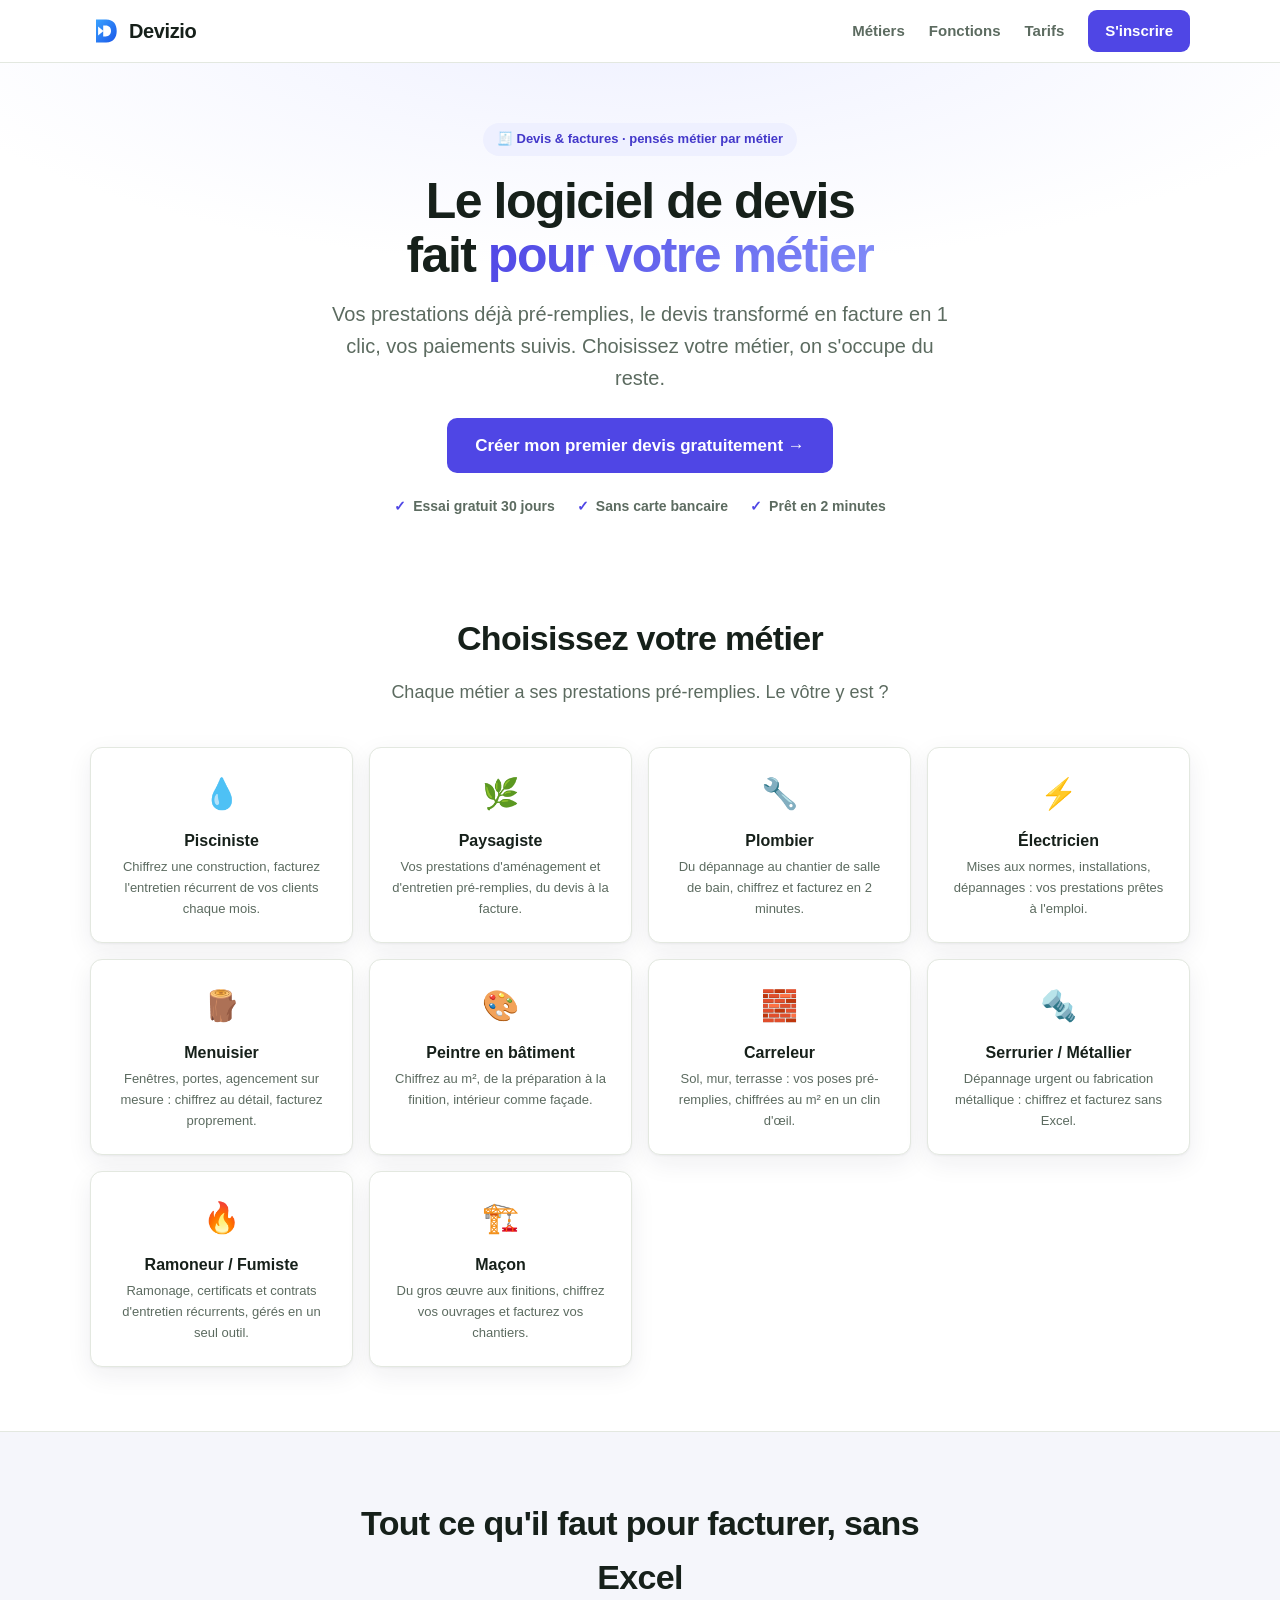
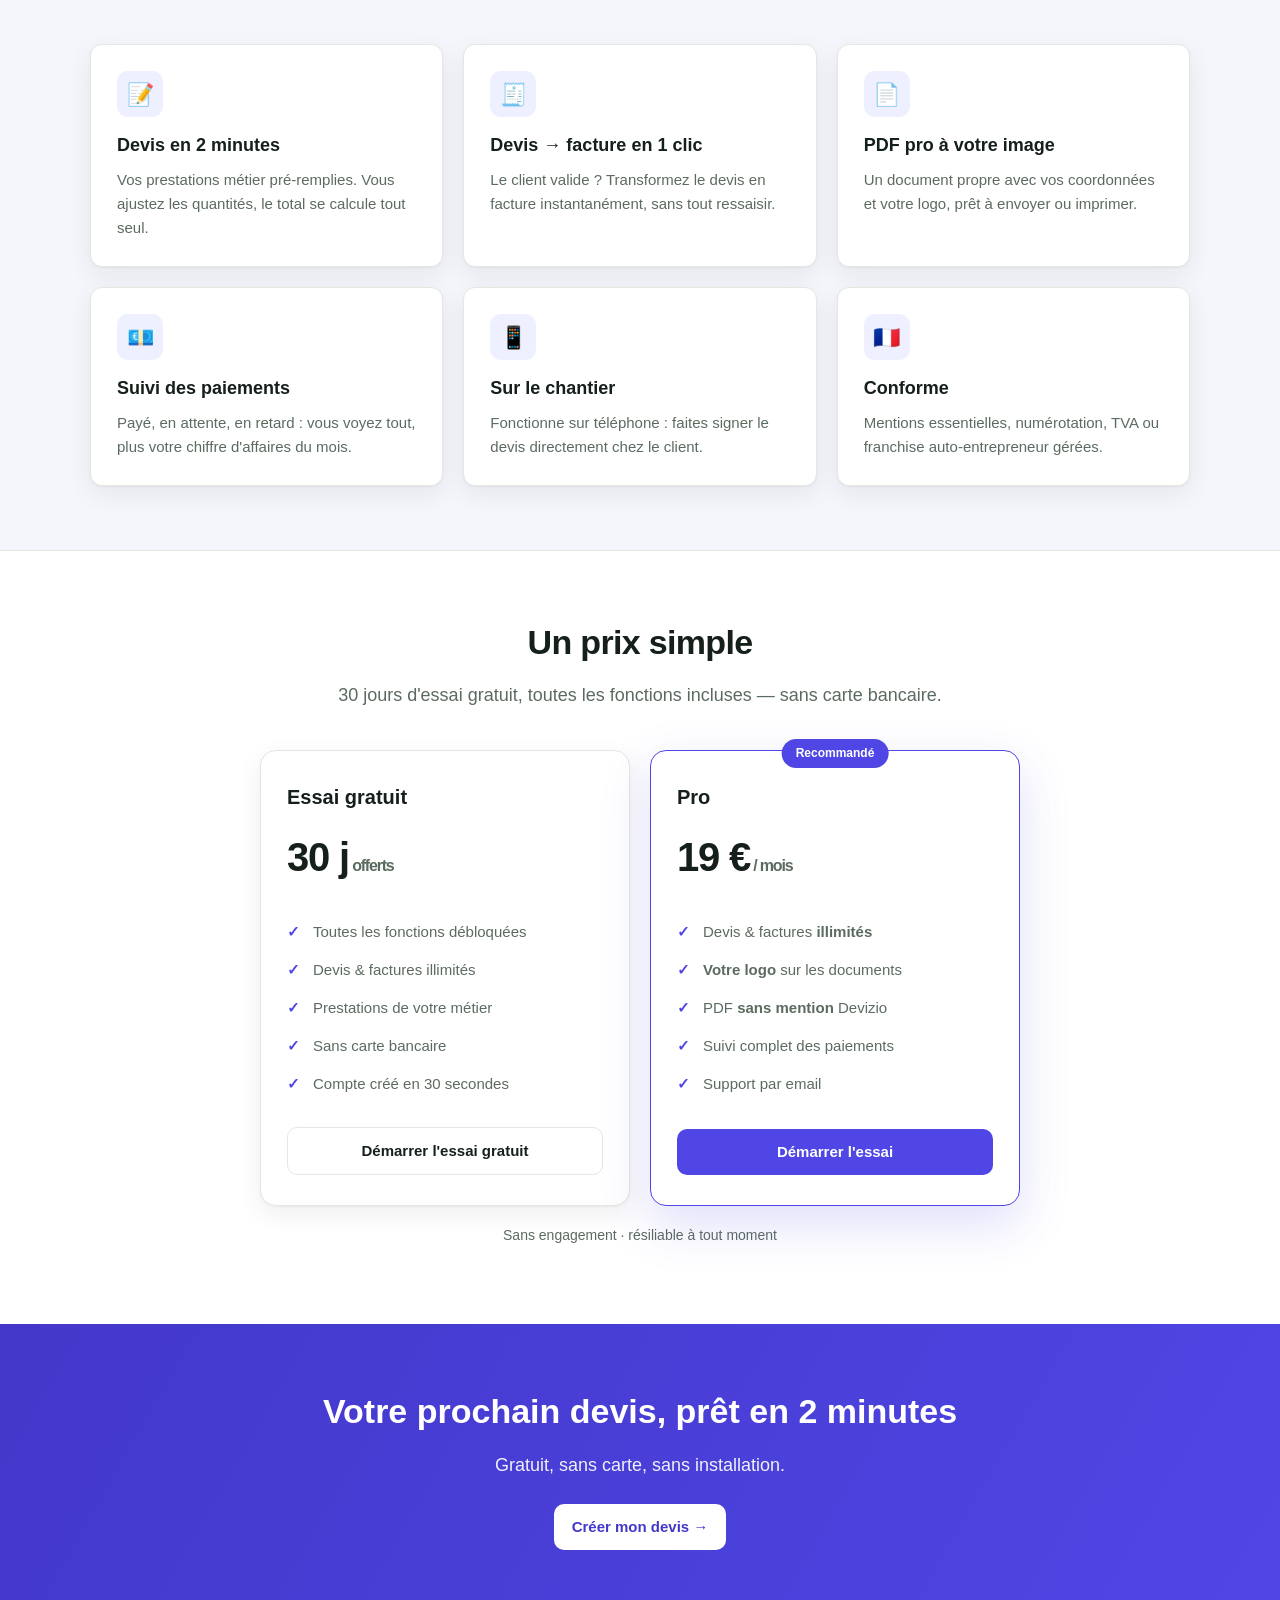
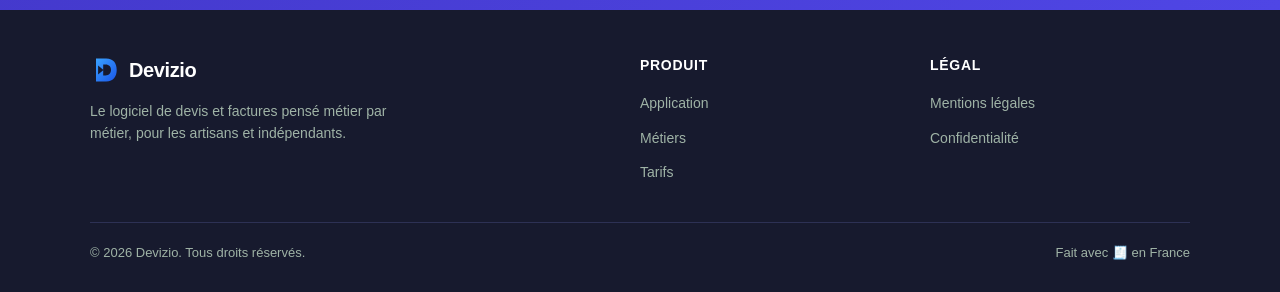
<file: index.html>
<!DOCTYPE html>
<html lang="fr">
<head>
  <meta charset="UTF-8">
  <meta name="viewport" content="width=device-width, initial-scale=1.0">
  <title>Devizio — Logiciel de devis &amp; factures pour artisans</title>
  <meta name="description" content="Le logiciel de devis et factures pensé métier par métier : pisciniste, paysagiste, plombier, électricien, menuisier… Prestations pré-remplies, devis → facture en 1 clic. Essai gratuit 30 jours, sans carte.">
  <link rel="canonical" href="https://devizio.fr/">
  <meta property="og:title" content="Devizio — Devis & factures pour artisans">
  <meta property="og:description" content="Devis et factures pensés métier par métier. Essai gratuit 30 jours.">
  <meta property="og:type" content="website">
  <link rel="icon" href="assets/img/logo.svg">
  <link rel="stylesheet" href="assets/css/style.css">
  <script type="application/ld+json">
  {"@context":"https://schema.org","@type":"SoftwareApplication","name":"Devizio","applicationCategory":"BusinessApplication","operatingSystem":"Web","offers":{"@type":"Offer","price":"0","priceCurrency":"EUR"}}
  </script>
</head>
<body>
  <header class="site-header">
    <div class="wrap">
      <a href="/" class="brand"><span class="logo-mark"><img src="assets/img/logo.svg" alt=""></span> Devizio</a>
      <button class="nav-toggle" aria-label="Menu">☰</button>
      <nav class="nav">
        <a href="#metiers">Métiers</a>
        <a href="#fonctions">Fonctions</a>
        <a href="#tarifs">Tarifs</a>
        <a href="app.html" class="btn-nav">S'inscrire</a>
      </nav>
    </div>
  </header>

  <section class="hero">
    <div class="wrap">
      <span class="eyebrow">🧾 Devis &amp; factures · pensés métier par métier</span>
      <h1>Le logiciel de devis<br>fait <span class="grad">pour votre métier</span></h1>
      <p class="lead">Vos prestations déjà pré-remplies, le devis transformé en facture en 1 clic, vos paiements suivis. Choisissez votre métier, on s'occupe du reste.</p>
      <div class="cta-row">
        <a href="app.html" class="btn btn-primary" style="font-size:17px;padding:14px 28px">Créer mon premier devis gratuitement →</a>
      </div>
      <div class="trust">
        <span><span class="ok">✓</span> Essai gratuit 30 jours</span>
        <span><span class="ok">✓</span> Sans carte bancaire</span>
        <span><span class="ok">✓</span> Prêt en 2 minutes</span>
      </div>
    </div>
  </section>

  <section class="block" id="metiers">
    <div class="wrap">
      <div class="section-head">
        <h2>Choisissez votre métier</h2>
        <p>Chaque métier a ses prestations pré-remplies. Le vôtre y est ?</p>
      </div>
      <div class="usecases" id="trade-grid"></div>
    </div>
  </section>

  <section class="block alt" id="fonctions">
    <div class="wrap">
      <div class="section-head">
        <h2>Tout ce qu'il faut pour facturer, sans Excel</h2>
      </div>
      <div class="cards">
        <div class="card"><div class="ico">📝</div><h3>Devis en 2 minutes</h3><p>Vos prestations métier pré-remplies. Vous ajustez les quantités, le total se calcule tout seul.</p></div>
        <div class="card"><div class="ico">🧾</div><h3>Devis → facture en 1 clic</h3><p>Le client valide ? Transformez le devis en facture instantanément, sans tout ressaisir.</p></div>
        <div class="card"><div class="ico">📄</div><h3>PDF pro à votre image</h3><p>Un document propre avec vos coordonnées et votre logo, prêt à envoyer ou imprimer.</p></div>
        <div class="card"><div class="ico">💶</div><h3>Suivi des paiements</h3><p>Payé, en attente, en retard : vous voyez tout, plus votre chiffre d'affaires du mois.</p></div>
        <div class="card"><div class="ico">📱</div><h3>Sur le chantier</h3><p>Fonctionne sur téléphone : faites signer le devis directement chez le client.</p></div>
        <div class="card"><div class="ico">🇫🇷</div><h3>Conforme</h3><p>Mentions essentielles, numérotation, TVA ou franchise auto-entrepreneur gérées.</p></div>
      </div>
    </div>
  </section>

  <section class="block" id="tarifs">
    <div class="wrap">
      <div class="section-head">
        <h2>Un prix simple</h2>
        <p>30 jours d'essai gratuit, toutes les fonctions incluses — sans carte bancaire.</p>
      </div>
      <div class="pricing">
        <div class="plan">
          <h3>Essai gratuit</h3>
          <div class="price">30 j<small> offerts</small></div>
          <ul>
            <li>Toutes les fonctions débloquées</li>
            <li>Devis &amp; factures illimités</li>
            <li>Prestations de votre métier</li>
            <li>Sans carte bancaire</li>
            <li>Compte créé en 30 secondes</li>
          </ul>
          <a href="app.html" class="btn btn-ghost btn-block">Démarrer l'essai gratuit</a>
        </div>
        <div class="plan featured">
          <span class="badge">Recommandé</span>
          <h3>Pro</h3>
          <div class="price">19 €<small> / mois</small></div>
          <ul>
            <li>Devis &amp; factures <strong>illimités</strong></li>
            <li><strong>Votre logo</strong> sur les documents</li>
            <li>PDF <strong>sans mention</strong> Devizio</li>
            <li>Suivi complet des paiements</li>
            <li>Support par email</li>
          </ul>
          <a href="app.html" class="btn btn-primary btn-block">Démarrer l'essai</a>
        </div>
      </div>
      <p style="text-align:center;color:var(--text-soft);font-size:14px;margin-top:18px">Sans engagement · résiliable à tout moment</p>
    </div>
  </section>

  <section class="cta-band">
    <div class="wrap">
      <h2>Votre prochain devis, prêt en 2 minutes</h2>
      <p>Gratuit, sans carte, sans installation.</p>
      <a href="app.html" class="btn">Créer mon devis →</a>
    </div>
  </section>

  <footer class="site-footer">
    <div class="wrap">
      <div class="footer-grid">
        <div>
          <div class="brand"><span class="logo-mark"><img src="assets/img/logo.svg" alt=""></span> Devizio</div>
          <p style="font-size:14px;max-width:300px">Le logiciel de devis et factures pensé métier par métier, pour les artisans et indépendants.</p>
        </div>
        <div>
          <h4>Produit</h4>
          <ul>
            <li><a href="app.html">Application</a></li>
            <li><a href="#metiers">Métiers</a></li>
            <li><a href="#tarifs">Tarifs</a></li>
          </ul>
        </div>
        <div>
          <h4>Légal</h4>
          <ul>
            <li><a href="mentions-legales.html">Mentions légales</a></li>
            <li><a href="confidentialite.html">Confidentialité</a></li>
          </ul>
        </div>
      </div>
      <div class="footer-bottom">
        <span>© <span id="year"></span> Devizio. Tous droits réservés.</span>
        <span>Fait avec 🧾 en France</span>
      </div>
    </div>
  </footer>

  <script src="assets/js/trades.js"></script>
  <script>
    document.getElementById("year").textContent = new Date().getFullYear();
    var t = document.querySelector(".nav-toggle"); if (t) t.addEventListener("click", function(){ document.querySelector(".nav").classList.toggle("open"); });
    // grille des métiers
    (function(){
      var g = document.getElementById("trade-grid");
      (window.TRADE_ORDER || []).forEach(function(k){
        var tr = window.TRADES[k];
        var a = document.createElement("a");
        a.className = "usecase"; a.href = "metier.html?m=" + k;
        a.innerHTML = '<div class="emoji">' + tr.emoji + '</div><h3>' + tr.name + '</h3><p>' + tr.sub + '</p>';
        g.appendChild(a);
      });
    })();
    // suivi entonnoir
    try { fetch("https://piscineo-api.onrender.com/api/track", { method:"POST", headers:{"Content-Type":"application/json"}, body:JSON.stringify({event:"home"}), keepalive:true }); } catch(e){}
  </script>
</body>
</html>
</file>
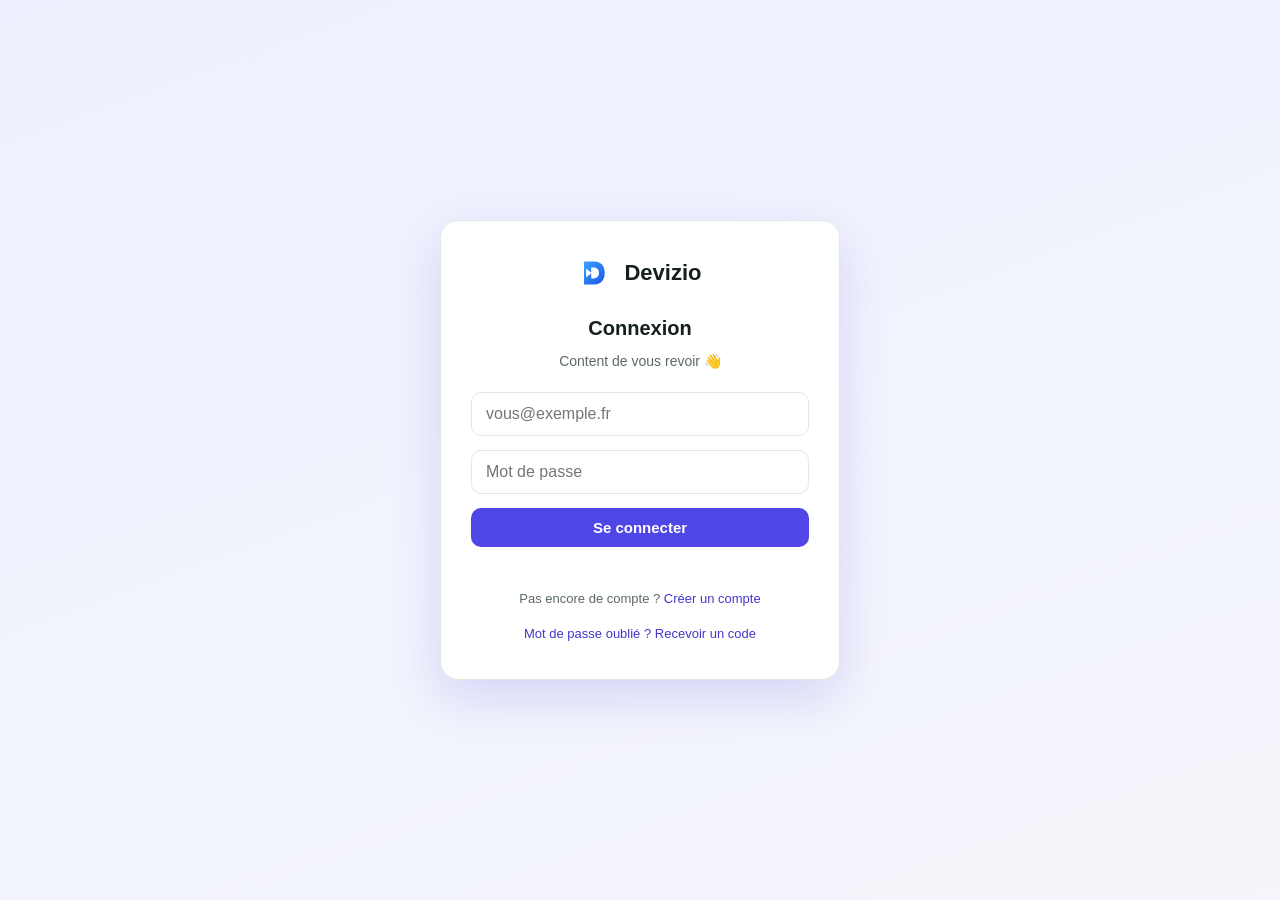
<file: app.html>
<!DOCTYPE html>
<html lang="fr">
<head>
  <meta charset="UTF-8">
  <meta name="viewport" content="width=device-width, initial-scale=1.0">
  <title>Mon espace — Devizio</title>
  <meta name="robots" content="noindex">
  <link rel="icon" href="assets/img/logo.svg">
  <link rel="stylesheet" href="assets/css/style.css">
</head>
<body class="locked">
  <div id="auth-root"></div>
  <div class="app-shell">
    <aside class="sidebar no-print">
      <a href="index.html" class="brand"><span class="logo-mark"><img src="assets/img/logo.svg" alt=""></span> Devizio</a>
      <ul class="side-nav">
        <li><a href="#dashboard"><span class="ic">📊</span> Tableau de bord</a></li>
        <li><a href="#devis"><span class="ic">📝</span> Devis</a></li>
        <li><a href="#factures"><span class="ic">🧾</span> Factures</a></li>
        <li><a href="#clients"><span class="ic">👥</span> Clients</a></li>
        <li><a href="#settings"><span class="ic">⚙️</span> Réglages</a></li>
      </ul>
      <div class="side-foot">
        <span id="plan-tag" class="plan-tag free">Plan Gratuit</span>
      </div>
    </aside>
    <main class="main">
      <div id="view"></div>
    </main>
  </div>
  <script src="assets/js/auth.js"></script>
  <script src="assets/js/trades.js"></script>
  <script src="assets/js/app.js"></script>
</body>
</html>
</file>
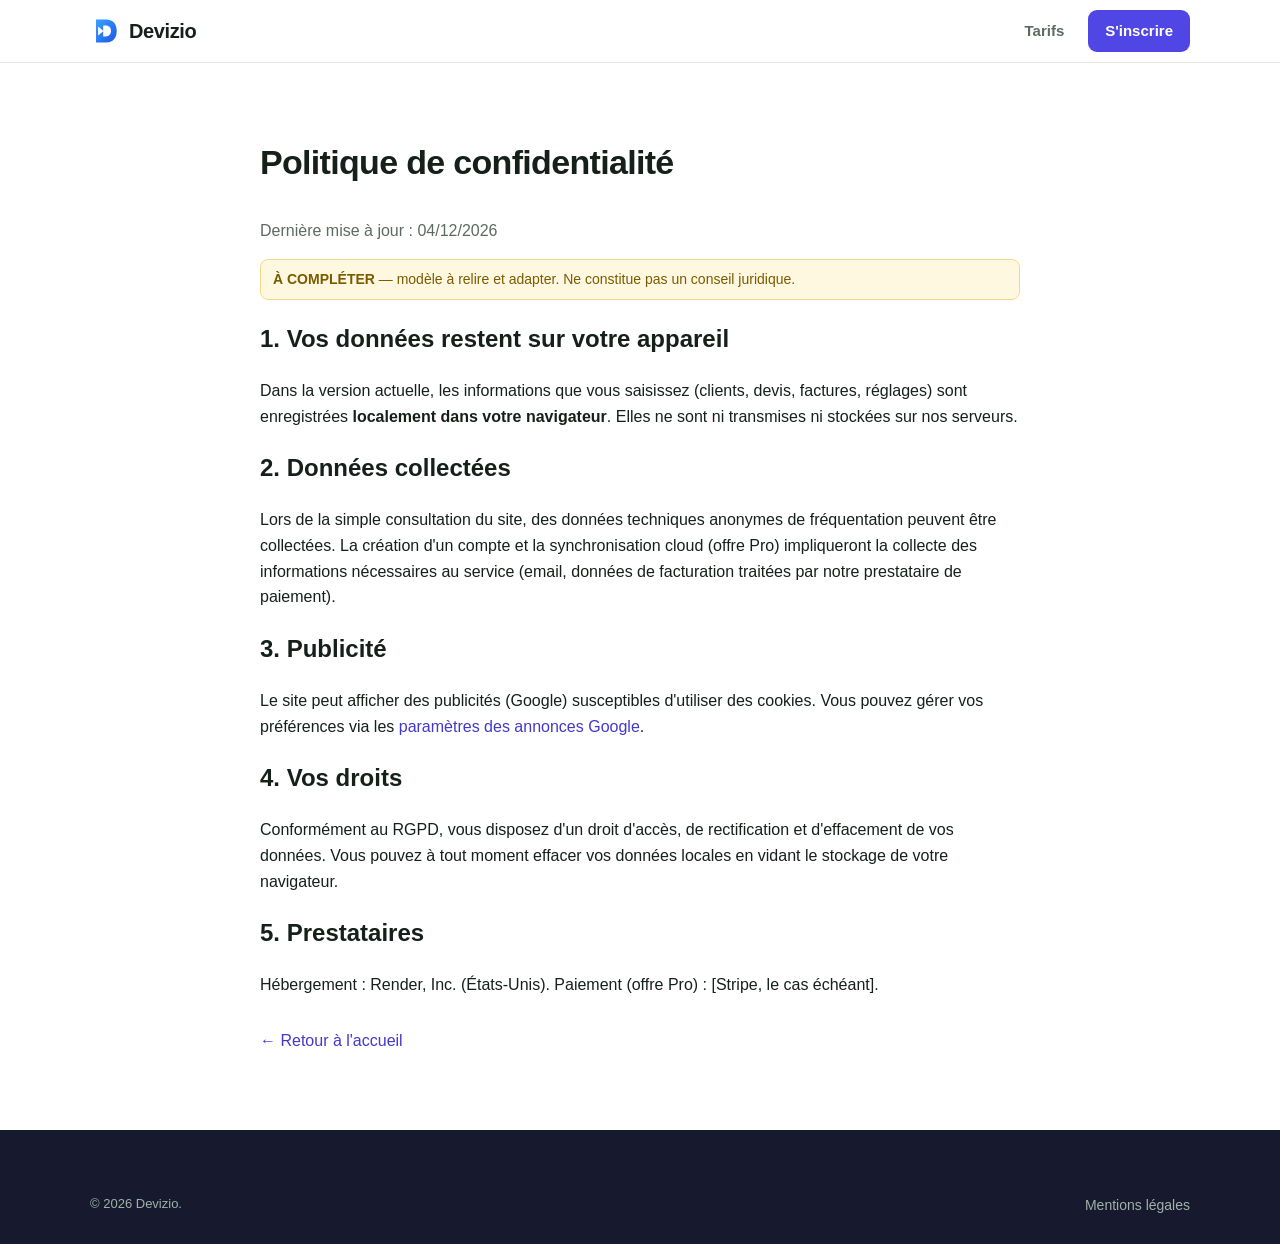
<file: confidentialite.html>
<!DOCTYPE html>
<html lang="fr">
<head>
  <meta charset="UTF-8">
  <meta name="viewport" content="width=device-width, initial-scale=1.0">
  <title>Politique de confidentialité | Devizio</title>
  <meta name="robots" content="noindex">
  <link rel="icon" href="assets/img/logo.svg">
  <link rel="stylesheet" href="assets/css/style.css">
</head>
<body>
  <header class="site-header"><div class="wrap"><a href="index.html" class="brand"><span class="logo-mark"><img src="assets/img/logo.svg" alt=""></span> Devizio</a>
    <nav class="nav"><a href="index.html#tarifs">Tarifs</a><a href="app.html" class="btn-nav">S'inscrire</a></nav></div></header>
  <main class="wrap"><article style="max-width:760px;margin:0 auto;padding:44px 0 60px">
    <h1 style="font-size:34px;letter-spacing:-.02em">Politique de confidentialité</h1>
    <p style="color:var(--text-soft)">Dernière mise à jour : <span id="today"></span></p>
    <p style="background:#fff8e1;border:1px solid #f2d98a;color:#7a5b00;border-radius:8px;padding:8px 12px;font-size:14px"><strong>À COMPLÉTER</strong> — modèle à relire et adapter. Ne constitue pas un conseil juridique.</p>
    <h2>1. Vos données restent sur votre appareil</h2>
    <p>Dans la version actuelle, les informations que vous saisissez (clients, devis, factures, réglages) sont enregistrées <strong>localement dans votre navigateur</strong>. Elles ne sont ni transmises ni stockées sur nos serveurs.</p>
    <h2>2. Données collectées</h2>
    <p>Lors de la simple consultation du site, des données techniques anonymes de fréquentation peuvent être collectées. La création d'un compte et la synchronisation cloud (offre Pro) impliqueront la collecte des informations nécessaires au service (email, données de facturation traitées par notre prestataire de paiement).</p>
    <h2>3. Publicité</h2>
    <p>Le site peut afficher des publicités (Google) susceptibles d'utiliser des cookies. Vous pouvez gérer vos préférences via les <a href="https://adssettings.google.com" target="_blank" rel="noopener">paramètres des annonces Google</a>.</p>
    <h2>4. Vos droits</h2>
    <p>Conformément au RGPD, vous disposez d'un droit d'accès, de rectification et d'effacement de vos données. Vous pouvez à tout moment effacer vos données locales en vidant le stockage de votre navigateur.</p>
    <h2>5. Prestataires</h2>
    <p>Hébergement : Render, Inc. (États-Unis). Paiement (offre Pro) : [Stripe, le cas échéant].</p>
    <p style="margin-top:30px"><a href="index.html">← Retour à l'accueil</a></p>
  </article></main>
  <footer class="site-footer"><div class="wrap"><div class="footer-bottom" style="border:0"><span>© <span id="year"></span> Devizio.</span><span><a href="mentions-legales.html">Mentions légales</a></span></div></div></footer>
  <script>document.getElementById("year").textContent=new Date().getFullYear();document.getElementById("today").textContent=new Date().toLocaleDateString("fr-FR");</script>
</body>
</html>
</file>
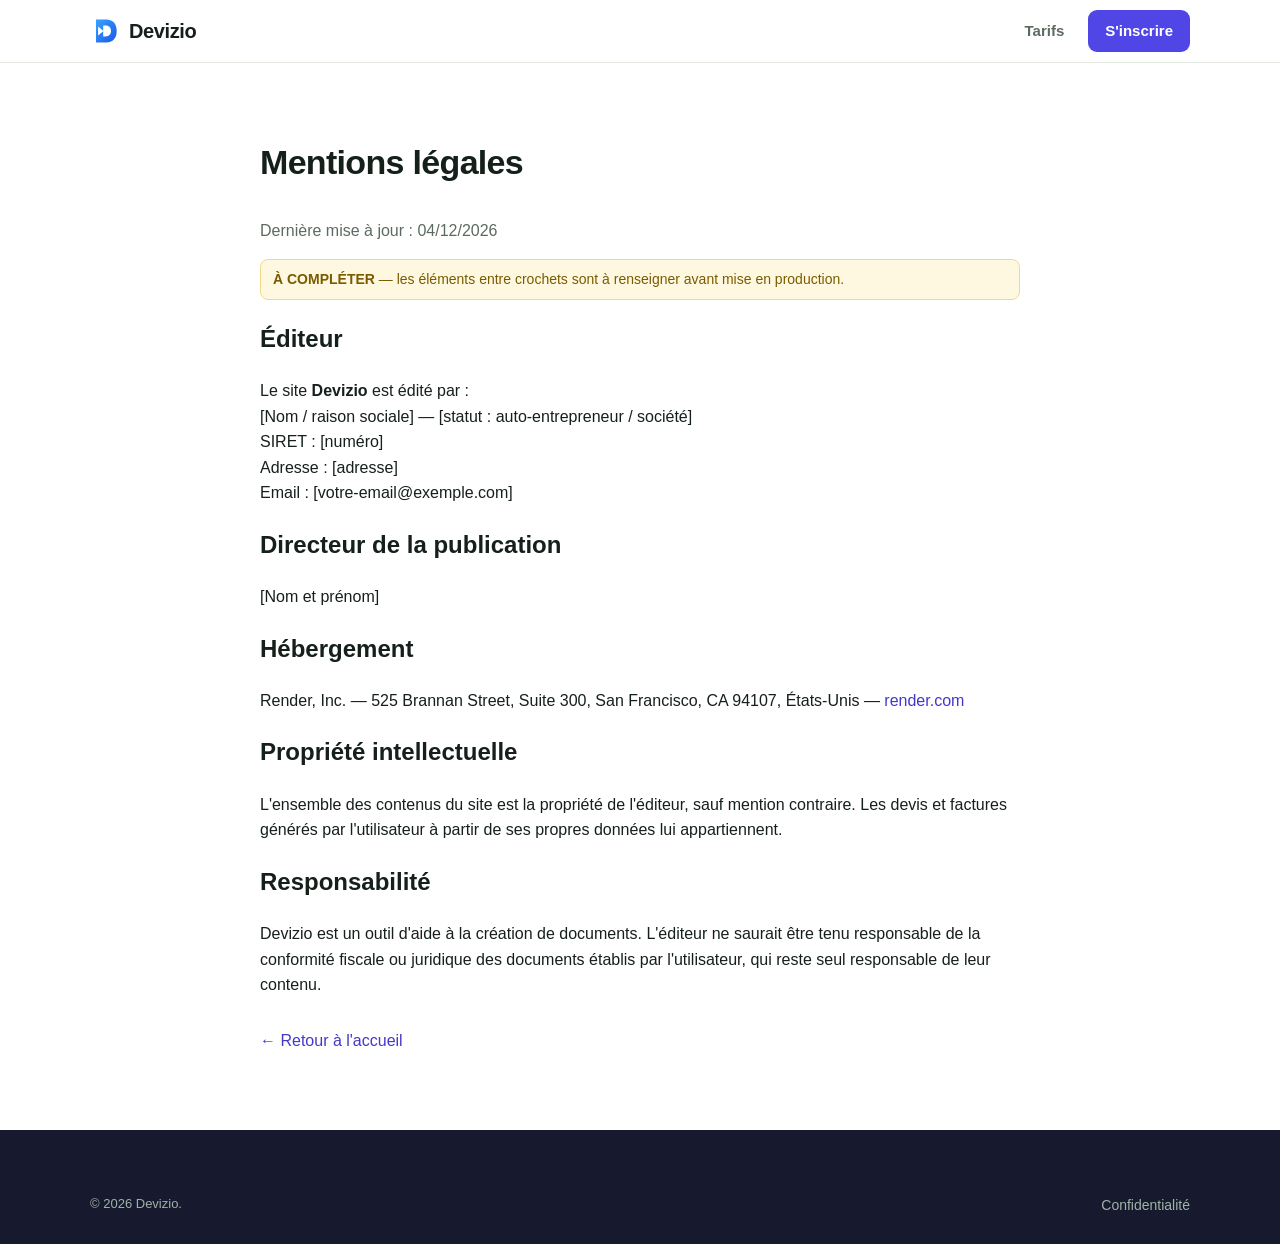
<file: mentions-legales.html>
<!DOCTYPE html>
<html lang="fr">
<head>
  <meta charset="UTF-8">
  <meta name="viewport" content="width=device-width, initial-scale=1.0">
  <title>Mentions légales | Devizio</title>
  <meta name="robots" content="noindex">
  <link rel="icon" href="assets/img/logo.svg">
  <link rel="stylesheet" href="assets/css/style.css">
</head>
<body>
  <header class="site-header"><div class="wrap"><a href="index.html" class="brand"><span class="logo-mark"><img src="assets/img/logo.svg" alt=""></span> Devizio</a>
    <nav class="nav"><a href="index.html#tarifs">Tarifs</a><a href="app.html" class="btn-nav">S'inscrire</a></nav></div></header>
  <main class="wrap"><article style="max-width:760px;margin:0 auto;padding:44px 0 60px">
    <h1 style="font-size:34px;letter-spacing:-.02em">Mentions légales</h1>
    <p style="color:var(--text-soft)">Dernière mise à jour : <span id="today"></span></p>
    <p style="background:#fff8e1;border:1px solid #f2d98a;color:#7a5b00;border-radius:8px;padding:8px 12px;font-size:14px"><strong>À COMPLÉTER</strong> — les éléments entre crochets sont à renseigner avant mise en production.</p>
    <h2>Éditeur</h2>
    <p>Le site <strong>Devizio</strong> est édité par :<br>[Nom / raison sociale] — [statut : auto-entrepreneur / société]<br>SIRET : [numéro]<br>Adresse : [adresse]<br>Email : [votre-email@exemple.com]</p>
    <h2>Directeur de la publication</h2>
    <p>[Nom et prénom]</p>
    <h2>Hébergement</h2>
    <p>Render, Inc. — 525 Brannan Street, Suite 300, San Francisco, CA 94107, États-Unis — <a href="https://render.com" target="_blank" rel="noopener">render.com</a></p>
    <h2>Propriété intellectuelle</h2>
    <p>L'ensemble des contenus du site est la propriété de l'éditeur, sauf mention contraire. Les devis et factures générés par l'utilisateur à partir de ses propres données lui appartiennent.</p>
    <h2>Responsabilité</h2>
    <p>Devizio est un outil d'aide à la création de documents. L'éditeur ne saurait être tenu responsable de la conformité fiscale ou juridique des documents établis par l'utilisateur, qui reste seul responsable de leur contenu.</p>
    <p style="margin-top:30px"><a href="index.html">← Retour à l'accueil</a></p>
  </article></main>
  <footer class="site-footer"><div class="wrap"><div class="footer-bottom" style="border:0"><span>© <span id="year"></span> Devizio.</span><span><a href="confidentialite.html">Confidentialité</a></span></div></div></footer>
  <script>document.getElementById("year").textContent=new Date().getFullYear();document.getElementById("today").textContent=new Date().toLocaleDateString("fr-FR");</script>
</body>
</html>
</file>
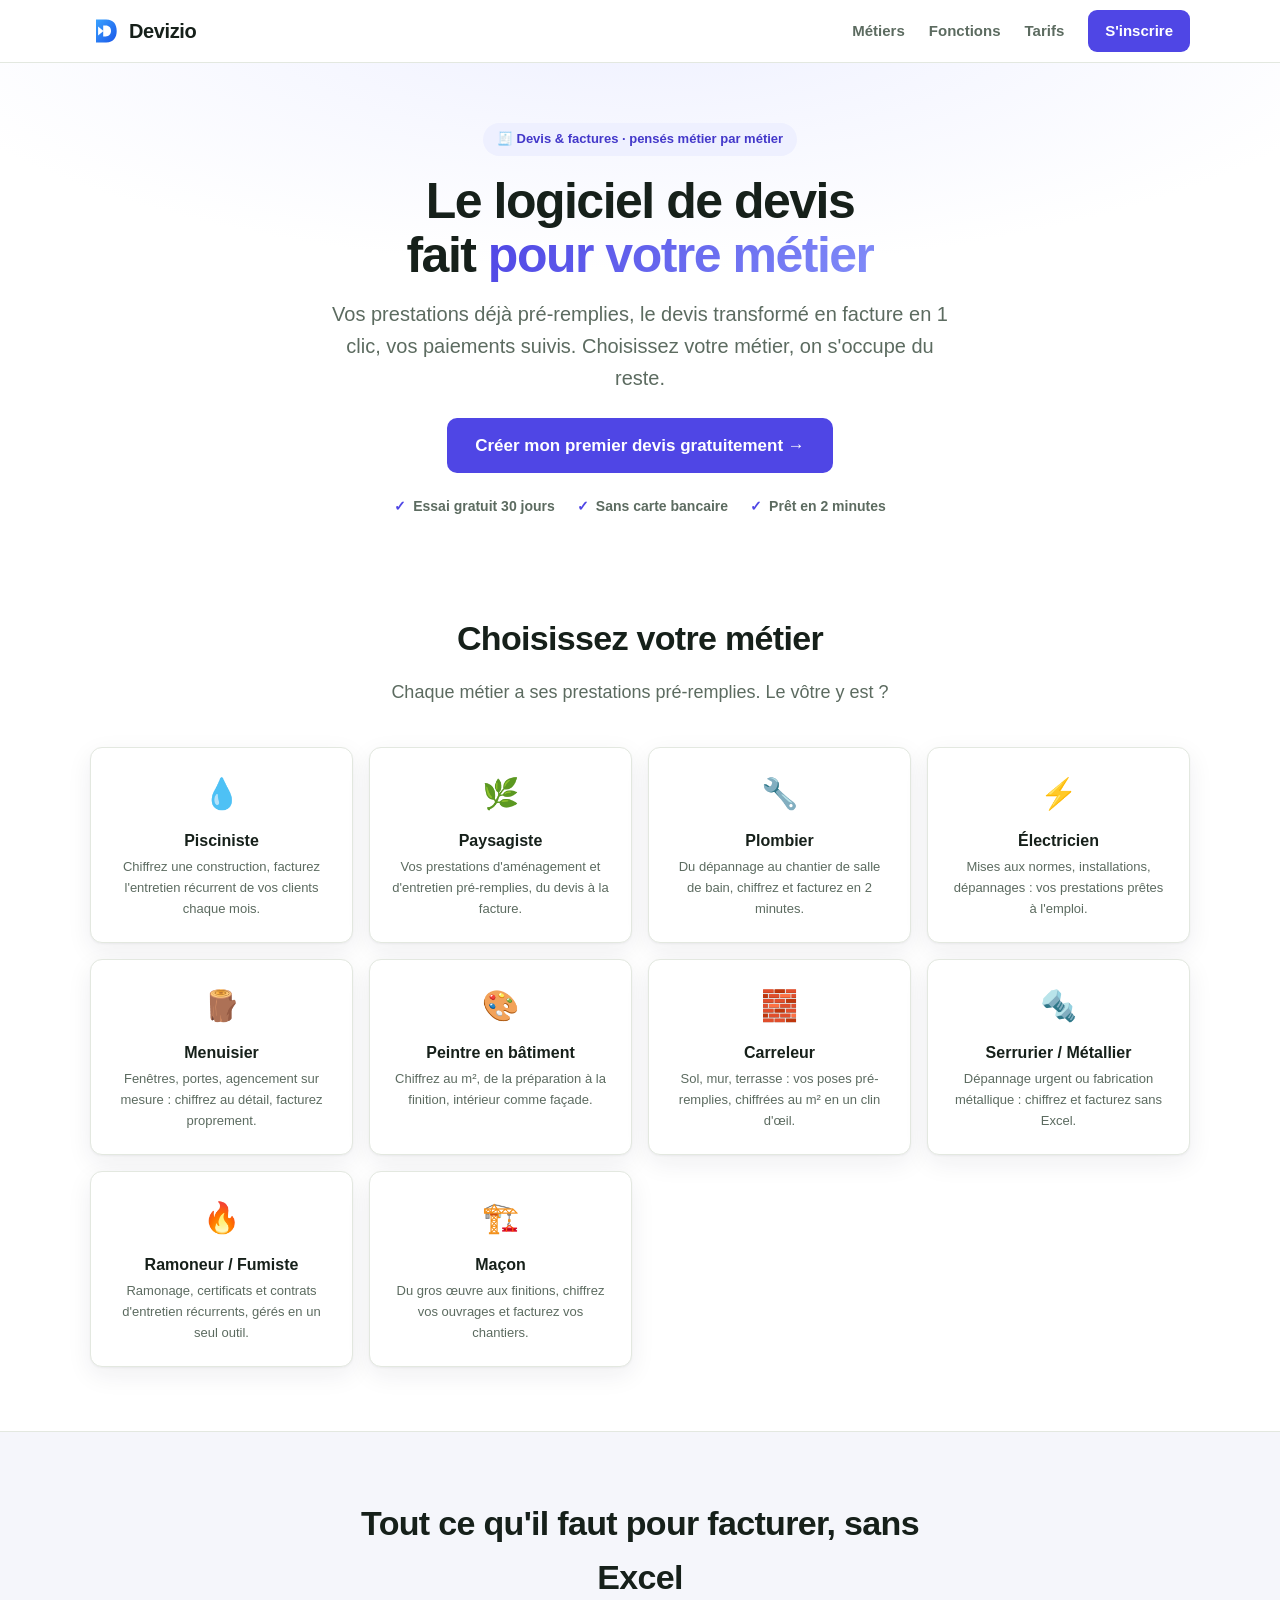
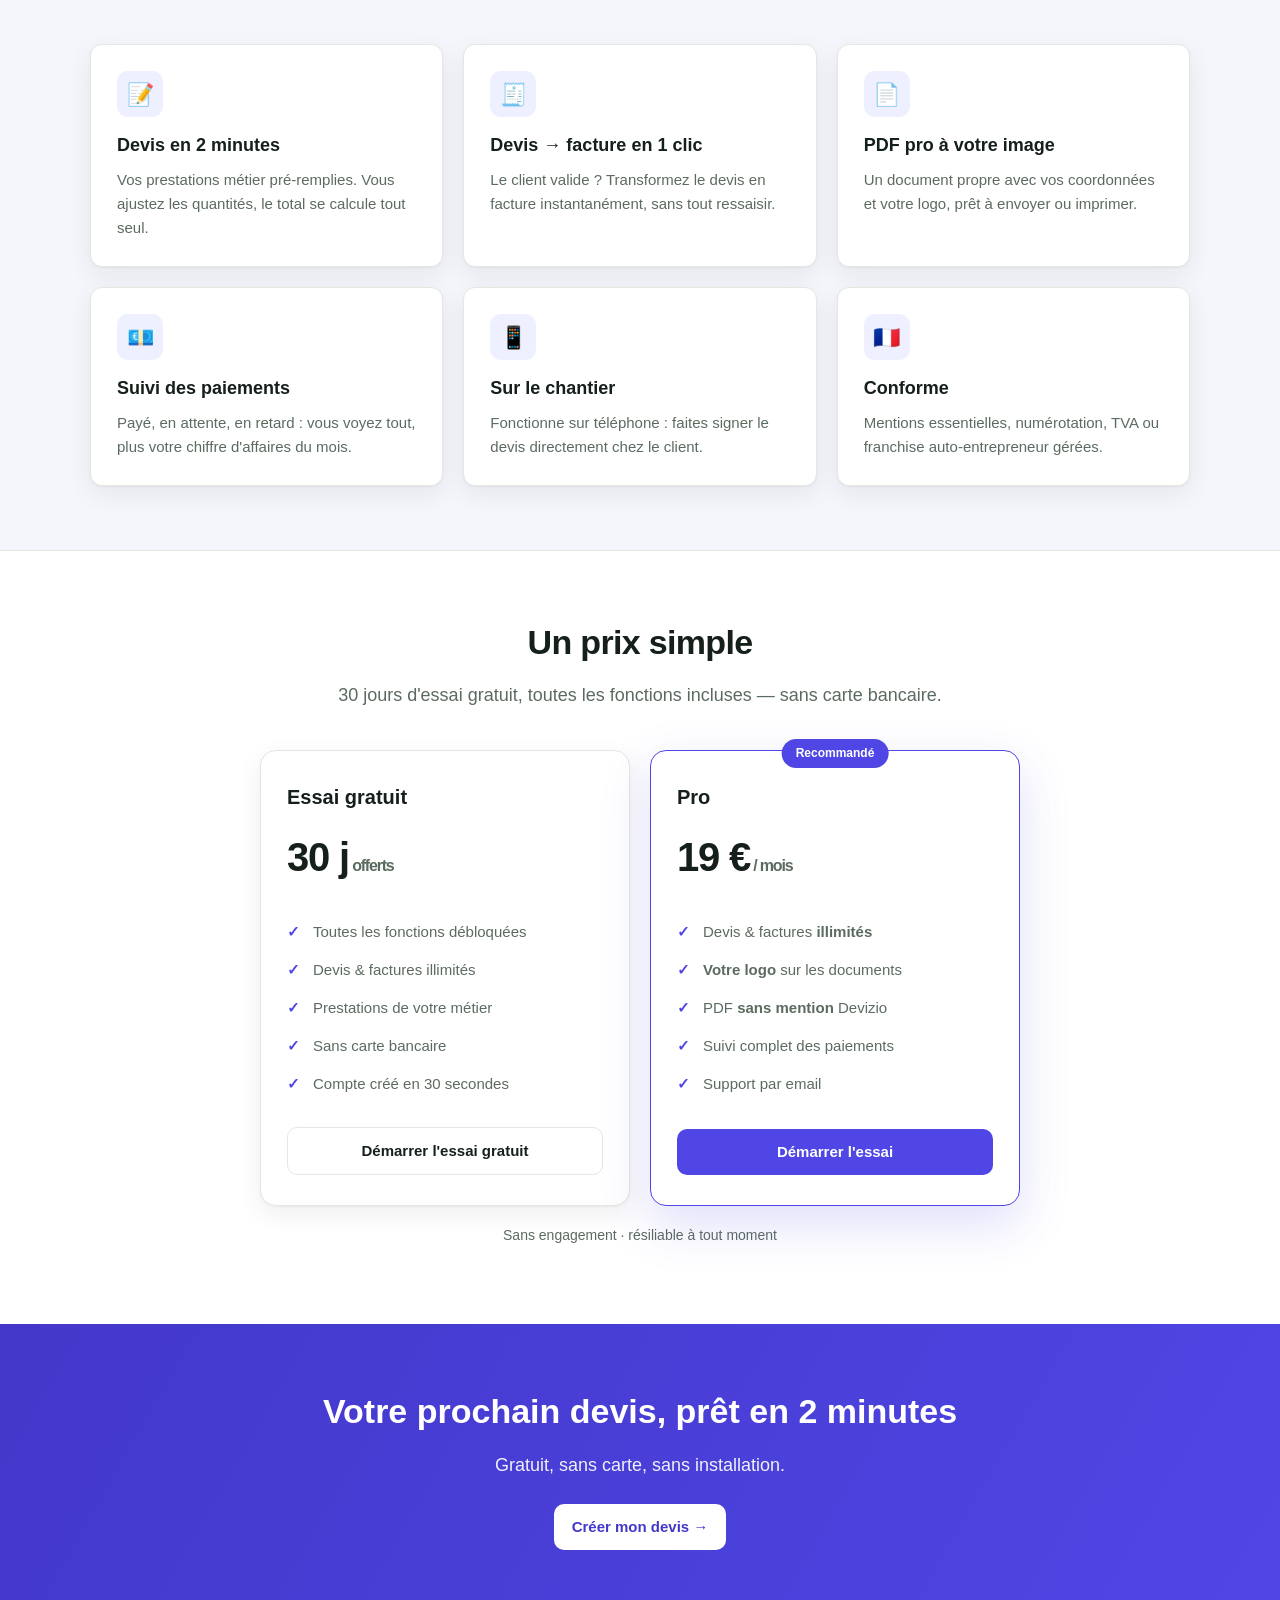
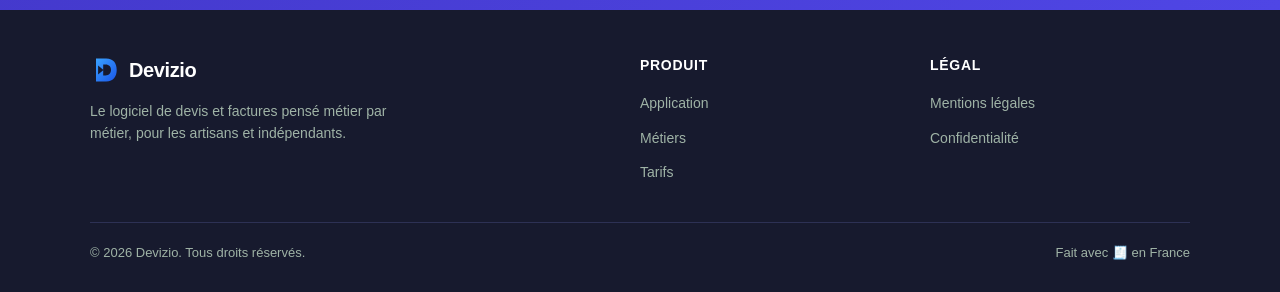
<file: metier.html>
<!DOCTYPE html>
<html lang="fr">
<head>
  <meta charset="UTF-8">
  <meta name="viewport" content="width=device-width, initial-scale=1.0">
  <title>Devizio — Logiciel de devis &amp; factures</title>
  <meta name="description" content="Logiciel de devis et factures avec prestations pré-remplies pour votre métier. Devis → facture en 1 clic. Essai gratuit 30 jours, sans carte.">
  <link rel="icon" href="assets/img/logo.svg">
  <link rel="stylesheet" href="assets/css/style.css">
</head>
<body>
  <header class="site-header">
    <div class="wrap">
      <a href="index.html" class="brand"><span class="logo-mark"><img src="assets/img/logo.svg" alt=""></span> Devizio</a>
      <button class="nav-toggle" aria-label="Menu">☰</button>
      <nav class="nav">
        <a href="index.html#metiers">Autres métiers</a>
        <a href="index.html#tarifs">Tarifs</a>
        <a href="#" id="nav-cta" class="btn-nav">S'inscrire</a>
      </nav>
    </div>
  </header>

  <section class="hero">
    <div class="wrap">
      <span class="eyebrow" id="eyebrow">🧾 Spécial métier</span>
      <h1 id="hero-title">Devis &amp; factures</h1>
      <p class="lead" id="hero-sub">Vos prestations pré-remplies, du devis à la facture.</p>
      <div class="cta-row">
        <a href="#" id="hero-cta" class="btn btn-primary" style="font-size:17px;padding:14px 28px">Créer mon premier devis gratuitement →</a>
      </div>
      <div class="trust">
        <span><span class="ok">✓</span> Essai gratuit 30 jours</span>
        <span><span class="ok">✓</span> Sans carte bancaire</span>
        <span><span class="ok">✓</span> Prêt en 2 minutes</span>
      </div>
    </div>
  </section>

  <section class="block">
    <div class="wrap">
      <div class="section-head"><h2 id="presets-title">Vos prestations, déjà prêtes</h2><p>Plus besoin de tout retaper à chaque devis.</p></div>
      <div id="preset-chips" style="display:flex;flex-wrap:wrap;gap:10px;justify-content:center;max-width:760px;margin:0 auto"></div>
    </div>
  </section>

  <section class="block alt">
    <div class="wrap">
      <div class="section-head"><h2>3 étapes, et vous facturez</h2></div>
      <div class="cards">
        <div class="card"><div class="ico">1</div><h3>Ajoutez votre client</h3><p>Une fois, et il est enregistré pour la prochaine fois.</p></div>
        <div class="card"><div class="ico">2</div><h3>Composez le devis</h3><p>Vos prestations pré-remplies, les quantités, la TVA. Le total se calcule seul.</p></div>
        <div class="card"><div class="ico">3</div><h3>Envoyez &amp; encaissez</h3><p>Téléchargez le PDF, envoyez-le, suivez le paiement.</p></div>
      </div>
      <div style="text-align:center;margin-top:34px"><a href="#" id="mid-cta" class="btn btn-primary" style="font-size:17px;padding:14px 28px">Essayer gratuitement →</a></div>
    </div>
  </section>

  <section class="cta-band">
    <div class="wrap">
      <h2>Votre prochain devis, prêt en 2 minutes</h2>
      <p>Gratuit, sans carte, sans installation.</p>
      <a href="#" id="bottom-cta" class="btn">Créer mon devis →</a>
    </div>
  </section>

  <footer class="site-footer">
    <div class="wrap">
      <div class="footer-bottom" style="border:0">
        <span>© <span id="year"></span> Devizio. Tous droits réservés.</span>
        <span><a href="index.html">Retour à l'accueil</a></span>
      </div>
    </div>
  </footer>

  <script src="assets/js/trades.js"></script>
  <script>
    document.getElementById("year").textContent = new Date().getFullYear();
    var t = document.querySelector(".nav-toggle"); if (t) t.addEventListener("click", function(){ document.querySelector(".nav").classList.toggle("open"); });

    var m = new URLSearchParams(location.search).get("m");
    var trade = window.TRADES && window.TRADES[m];
    if (!trade) { location.replace("index.html"); }
    else {
      document.title = "Devizio — " + trade.tagline;
      document.getElementById("eyebrow").textContent = trade.emoji + " Spécial " + trade.name.toLowerCase();
      document.getElementById("hero-title").innerHTML = trade.tagline.replace(trade.name.toLowerCase() + "s", '<span class="grad">' + trade.name.toLowerCase() + 's</span>');
      document.getElementById("hero-sub").textContent = trade.sub;
      document.getElementById("presets-title").textContent = "Vos prestations de " + trade.name.toLowerCase() + ", déjà prêtes";
      var chips = document.getElementById("preset-chips");
      trade.presets.slice(0, 12).forEach(function(p){
        var s = document.createElement("span");
        s.textContent = p;
        s.style.cssText = "background:var(--green-soft);color:var(--green-dark);border:1px solid var(--border);padding:8px 14px;border-radius:999px;font-size:14px;font-weight:600";
        chips.appendChild(s);
      });
      // CTA : mémorise le métier puis va à l'app
      function goApp(e){ e.preventDefault(); try{ localStorage.setItem("devizio_trade", m); }catch(err){} location.href = "app.html"; }
      ["hero-cta","mid-cta","bottom-cta","nav-cta"].forEach(function(id){ var el=document.getElementById(id); if(el) el.addEventListener("click", goApp); });
    }
    // suivi entonnoir (une visite du site)
    try { fetch("https://piscineo-api.onrender.com/api/track", { method:"POST", headers:{"Content-Type":"application/json"}, body:JSON.stringify({event:"home"}), keepalive:true }); } catch(e){}
  </script>
</body>
</html>
</file>
<file: assets/css/style.css>
/* Jardévis — devis & factures pour paysagistes. Vanilla CSS. */

:root {
  --bg: #ffffff;
  --bg-soft: #f5f6fb;
  --bg-card: #ffffff;
  --border: #e3e8e0;
  --text: #16201a;
  --text-soft: #5c6b60;
  --green: #4f46e5;
  --green-dark: #4338ca;
  --green-soft: #eef0ff;
  --amber: #d97706;
  --danger: #dc2626;
  --radius: 12px;
  --shadow: 0 1px 2px rgba(30,32,60,.05), 0 8px 26px rgba(30,32,60,.07);
  --shadow-lg: 0 18px 50px rgba(79,70,229,.18);
  --maxw: 1140px;
  --font: -apple-system, BlinkMacSystemFont, "Segoe UI", Roboto, Helvetica, Arial, sans-serif;
}
* { box-sizing: border-box; }
html { scroll-behavior: smooth; }
body { margin: 0; font-family: var(--font); color: var(--text); background: var(--bg); line-height: 1.6; -webkit-font-smoothing: antialiased; }
a { color: var(--green-dark); text-decoration: none; }
a:hover { text-decoration: underline; }
img { max-width: 100%; }
.wrap { width: 100%; max-width: var(--maxw); margin: 0 auto; padding: 0 20px; }
[hidden] { display: none !important; }

/* Header */
.site-header { position: sticky; top: 0; z-index: 40; background: rgba(255,255,255,.9); backdrop-filter: saturate(180%) blur(12px); border-bottom: 1px solid var(--border); }
.site-header .wrap { display: flex; align-items: center; justify-content: space-between; height: 62px; }
.brand { display: flex; align-items: center; gap: 9px; font-weight: 800; font-size: 20px; color: var(--text); letter-spacing: -.02em; }
.brand:hover { text-decoration: none; }
.brand .logo-mark { width: 30px; height: 30px; border-radius: 8px; background: linear-gradient(135deg, var(--green), #818cf8); display: grid; place-items: center; color: #fff; font-size: 17px; }
.nav { display: flex; align-items: center; gap: 24px; }
.nav a { color: var(--text-soft); font-weight: 600; font-size: 15px; }
.nav a:hover { color: var(--text); text-decoration: none; }
.btn-nav { background: var(--green); color: #fff !important; padding: 9px 17px; border-radius: 9px; }
.btn-nav:hover { background: var(--green-dark); text-decoration: none; }
.nav-toggle { display: none; background: none; border: 0; font-size: 25px; cursor: pointer; }

/* Buttons */
.btn { display: inline-flex; align-items: center; justify-content: center; gap: 8px; border: 0; cursor: pointer; font-weight: 700; font-size: 15px; padding: 11px 18px; border-radius: 10px; font-family: var(--font); transition: .15s; text-decoration: none; }
.btn:hover { text-decoration: none; }
.btn-primary { background: var(--green); color: #fff; }
.btn-primary:hover { background: var(--green-dark); }
.btn-ghost { background: #fff; color: var(--text); border: 1px solid var(--border); }
.btn-ghost:hover { border-color: var(--green); color: var(--green-dark); }
.btn-danger { background: #fff; color: var(--danger); border: 1px solid #f0caca; }
.btn-danger:hover { background: #fef2f2; }
.btn-sm { padding: 7px 12px; font-size: 13px; border-radius: 8px; }
.btn-block { width: 100%; }
.btn:disabled { opacity: .5; cursor: default; }

/* Hero */
.hero { padding: 60px 0 30px; text-align: center; background: radial-gradient(1100px 380px at 50% -60px, var(--green-soft), transparent 70%); }
.hero .eyebrow { display: inline-block; background: var(--green-soft); color: var(--green-dark); font-weight: 700; font-size: 13px; padding: 6px 14px; border-radius: 999px; margin-bottom: 18px; }
.hero h1 { font-size: clamp(30px, 5vw, 50px); line-height: 1.08; letter-spacing: -.03em; margin: 0 0 16px; }
.hero h1 .grad { background: linear-gradient(120deg, var(--green), #818cf8); -webkit-background-clip: text; background-clip: text; color: transparent; }
.hero p.lead { font-size: clamp(17px, 2.4vw, 20px); color: var(--text-soft); max-width: 620px; margin: 0 auto 24px; }
.hero .cta-row { display: flex; gap: 12px; justify-content: center; flex-wrap: wrap; }
.trust { display: flex; gap: 22px; justify-content: center; flex-wrap: wrap; color: var(--text-soft); font-size: 14px; font-weight: 600; margin-top: 22px; }
.trust span { display: inline-flex; align-items: center; gap: 7px; }
.trust .ok { color: var(--green); }
.hero-shot { max-width: 900px; margin: 40px auto 0; border-radius: 16px; border: 1px solid var(--border); box-shadow: var(--shadow-lg); overflow: hidden; }

/* Sections */
section.block { padding: 64px 0; }
section.block.alt { background: var(--bg-soft); border-top: 1px solid var(--border); border-bottom: 1px solid var(--border); }
.section-head { text-align: center; max-width: 640px; margin: 0 auto 40px; }
.section-head h2 { font-size: clamp(26px, 3.6vw, 34px); letter-spacing: -.02em; margin: 0 0 12px; }
.section-head p { color: var(--text-soft); font-size: 18px; margin: 0; }
.cards { display: grid; grid-template-columns: repeat(3, 1fr); gap: 20px; }
.card { background: var(--bg-card); border: 1px solid var(--border); border-radius: var(--radius); padding: 26px; box-shadow: var(--shadow); }
.card .ico { width: 46px; height: 46px; border-radius: 11px; background: var(--green-soft); color: var(--green-dark); display: grid; place-items: center; font-size: 22px; margin-bottom: 14px; }
.card h3 { margin: 0 0 8px; font-size: 18px; }
.card p { margin: 0; color: var(--text-soft); font-size: 15px; }

/* Pricing */
.pricing { display: grid; grid-template-columns: repeat(2, 1fr); gap: 20px; max-width: 760px; margin: 0 auto; align-items: stretch; }
.plan { background: var(--bg-card); border: 1px solid var(--border); border-radius: 16px; padding: 30px 26px; box-shadow: var(--shadow); display: flex; flex-direction: column; }
.plan.featured { border-color: var(--green); box-shadow: var(--shadow-lg); position: relative; }
.plan .badge { position: absolute; top: -12px; left: 50%; transform: translateX(-50%); background: var(--green); color: #fff; font-size: 12px; font-weight: 700; padding: 5px 14px; border-radius: 999px; }
.plan h3 { font-size: 20px; margin: 0 0 6px; }
.plan .price { font-size: 40px; font-weight: 800; letter-spacing: -.03em; margin: 6px 0; }
.plan .price small { font-size: 16px; font-weight: 600; color: var(--text-soft); }
.plan ul { list-style: none; padding: 0; margin: 18px 0 24px; flex: 1; }
.plan li { padding: 7px 0 7px 26px; position: relative; font-size: 15px; color: var(--text-soft); }
.plan li::before { content: "✓"; position: absolute; left: 0; color: var(--green); font-weight: 800; }
.plan li.no { color: #aab2a5; }
.plan li.no::before { content: "–"; color: #cbd2c6; }

/* FAQ */
.faq { max-width: 760px; margin: 0 auto; }
.faq details { border: 1px solid var(--border); border-radius: 12px; padding: 4px 18px; margin-bottom: 12px; background: var(--bg-card); }
.faq summary { cursor: pointer; font-weight: 700; padding: 14px 0; list-style: none; font-size: 16px; }
.faq summary::-webkit-details-marker { display: none; }
.faq summary::after { content: "+"; float: right; color: var(--green); font-weight: 800; }
.faq details[open] summary::after { content: "–"; }
.faq details p { margin: 0 0 16px; color: var(--text-soft); }

/* CTA band */
.cta-band { background: linear-gradient(120deg, var(--green-dark), var(--green)); color: #fff; text-align: center; padding: 60px 0; }
.cta-band h2 { font-size: clamp(26px, 3.6vw, 34px); margin: 0 0 12px; }
.cta-band p { opacity: .92; font-size: 18px; margin: 0 0 24px; }
.cta-band .btn { background: #fff; color: var(--green-dark); }

/* Footer */
.site-footer { background: #171a2e; color: #9fb3a6; padding: 44px 0 28px; }
.footer-grid { display: grid; grid-template-columns: 2fr 1fr 1fr; gap: 30px; margin-bottom: 28px; }
.site-footer .brand { color: #fff; margin-bottom: 10px; }
.site-footer h4 { color: #fff; font-size: 14px; text-transform: uppercase; letter-spacing: .05em; margin: 0 0 14px; }
.site-footer ul { list-style: none; padding: 0; margin: 0; }
.site-footer li { margin-bottom: 9px; }
.site-footer a { color: #9fb3a6; font-size: 14px; }
.site-footer a:hover { color: #fff; }
.footer-bottom { border-top: 1px solid #2d3154; padding-top: 20px; font-size: 13px; display: flex; justify-content: space-between; flex-wrap: wrap; gap: 10px; }

/* ============ APP ============ */
.app-shell { display: grid; grid-template-columns: 232px 1fr; min-height: 100vh; }
.sidebar { background: #171a2e; color: #cfe0d6; padding: 20px 16px; position: sticky; top: 0; height: 100vh; overflow-y: auto; }
.sidebar .brand { color: #fff; margin-bottom: 24px; }
.side-nav { list-style: none; padding: 0; margin: 0; }
.side-nav a { display: flex; align-items: center; gap: 11px; padding: 11px 12px; border-radius: 9px; color: #cfe0d6; font-weight: 600; font-size: 15px; margin-bottom: 4px; }
.side-nav a:hover { background: #232743; text-decoration: none; color: #fff; }
.side-nav a.active { background: var(--green); color: #fff; }
.side-nav .ic { width: 20px; text-align: center; }
.side-foot { margin-top: 22px; padding-top: 18px; border-top: 1px solid #2d3154; }
.plan-tag { display: inline-block; font-size: 12px; font-weight: 700; padding: 4px 10px; border-radius: 999px; }
.plan-tag.free { background: #232743; color: #9fb3a6; }
.plan-tag.pro { background: linear-gradient(120deg, var(--green), #818cf8); color: #0b0d1a; }

.main { padding: 26px 30px 60px; background: var(--bg-soft); min-height: 100vh; }
.page-head { display: flex; justify-content: space-between; align-items: center; flex-wrap: wrap; gap: 14px; margin-bottom: 24px; }
.page-head h1 { font-size: 26px; margin: 0; letter-spacing: -.02em; }
.page-head .sub { color: var(--text-soft); font-size: 14px; margin-top: 2px; }

.kpis { display: grid; grid-template-columns: repeat(4, 1fr); gap: 16px; margin-bottom: 26px; }
.kpi { background: var(--bg-card); border: 1px solid var(--border); border-radius: var(--radius); padding: 18px; box-shadow: var(--shadow); }
.kpi .lbl { font-size: 13px; color: var(--text-soft); font-weight: 600; }
.kpi .val { font-size: 26px; font-weight: 800; letter-spacing: -.02em; margin-top: 4px; }
.kpi .val.green { color: var(--green-dark); }

.panel { background: var(--bg-card); border: 1px solid var(--border); border-radius: var(--radius); box-shadow: var(--shadow); overflow: hidden; }
.panel-head { display: flex; justify-content: space-between; align-items: center; padding: 16px 20px; border-bottom: 1px solid var(--border); }
.panel-head h2 { font-size: 17px; margin: 0; }
.panel-body { padding: 20px; }

table.data { width: 100%; border-collapse: collapse; }
table.data th { text-align: left; font-size: 12px; text-transform: uppercase; letter-spacing: .04em; color: var(--text-soft); padding: 10px 14px; border-bottom: 1px solid var(--border); }
table.data td { padding: 12px 14px; border-bottom: 1px solid var(--border); font-size: 14.5px; }
table.data tr:last-child td { border-bottom: 0; }
table.data tr:hover td { background: var(--bg-soft); }
.tag { display: inline-block; font-size: 12px; font-weight: 700; padding: 3px 10px; border-radius: 999px; }
.tag.brouillon { background: #f1f0ea; color: #7a7466; }
.tag.envoye { background: #e0edfb; color: #1d5fa8; }
.tag.accepte { background: var(--green-soft); color: var(--green-dark); }
.tag.paye { background: var(--green-soft); color: var(--green-dark); }
.tag.refuse, .tag.impaye { background: #fdeaea; color: var(--danger); }
.empty { text-align: center; color: var(--text-soft); padding: 40px 20px; }
.empty .big { font-size: 40px; }

/* Forms */
.field { margin-bottom: 16px; }
.field label { display: block; font-weight: 600; font-size: 14px; margin-bottom: 6px; }
.field input, .field textarea, .field select { width: 100%; padding: 10px 12px; border: 1px solid var(--border); border-radius: 9px; font-size: 15px; font-family: var(--font); background: #fff; color: var(--text); }
.field input:focus, .field textarea:focus, .field select:focus { outline: none; border-color: var(--green); box-shadow: 0 0 0 3px var(--green-soft); }
.row2 { display: grid; grid-template-columns: 1fr 1fr; gap: 14px; }
.row3 { display: grid; grid-template-columns: 1fr 1fr 1fr; gap: 14px; }
.hint { font-size: 13px; color: var(--text-soft); margin-top: 4px; }

/* Line items editor */
.lines { width: 100%; border-collapse: collapse; margin-top: 6px; }
.lines th { font-size: 12px; text-transform: uppercase; color: var(--text-soft); text-align: left; padding: 6px 8px; }
.lines td { padding: 4px 6px; vertical-align: top; }
.lines input, .lines select { width: 100%; padding: 8px 9px; border: 1px solid var(--border); border-radius: 7px; font-size: 14px; font-family: var(--font); }
.lines .num { text-align: right; }
.lines .col-desc { width: 40%; }
.lines .col-small { width: 92px; }
.lines .col-x { width: 34px; text-align: center; }
.line-del { background: none; border: 0; color: var(--danger); cursor: pointer; font-size: 18px; }
.totals { margin-left: auto; margin-top: 18px; max-width: 300px; }
.totals .row { display: flex; justify-content: space-between; padding: 6px 0; font-size: 15px; }
.totals .row.grand { border-top: 2px solid var(--text); margin-top: 6px; padding-top: 10px; font-size: 20px; font-weight: 800; }

/* Modal */
.modal-backdrop { position: fixed; inset: 0; background: rgba(16,35,26,.55); display: grid; place-items: center; z-index: 100; padding: 20px; }
.modal { background: #fff; border-radius: 16px; max-width: 460px; width: 100%; padding: 28px; box-shadow: var(--shadow-lg); }
.modal h3 { margin: 0 0 8px; font-size: 21px; }
.modal .price-big { font-size: 34px; font-weight: 800; margin: 8px 0; }
.modal .close { float: right; background: none; border: 0; font-size: 22px; cursor: pointer; color: var(--text-soft); }

/* Toast */
.toast { position: fixed; bottom: 24px; left: 50%; transform: translateX(-50%); background: var(--text); color: #fff; padding: 12px 20px; border-radius: 10px; font-weight: 600; font-size: 14px; z-index: 200; box-shadow: var(--shadow-lg); }

/* ============ PRINT (devis / facture PDF) ============ */
.doc-a4 { background: #fff; max-width: 800px; margin: 0 auto; padding: 46px 50px; color: #1a1a1a; }
.doc-a4 .doc-top { display: flex; justify-content: space-between; align-items: flex-start; margin-bottom: 34px; }
.doc-a4 .doc-logo { max-height: 70px; max-width: 200px; }
.doc-a4 .doc-company { font-size: 13px; line-height: 1.5; }
.doc-a4 .doc-company strong { font-size: 17px; }
.doc-a4 .doc-title { text-align: right; }
.doc-a4 .doc-title h2 { font-size: 30px; margin: 0 0 4px; color: var(--green-dark); letter-spacing: -.02em; }
.doc-a4 .doc-title .meta { font-size: 13px; color: #555; }
.doc-a4 .doc-parties { display: flex; justify-content: space-between; margin-bottom: 26px; gap: 20px; }
.doc-a4 .doc-box { font-size: 13px; line-height: 1.55; }
.doc-a4 .doc-box .cap { font-size: 11px; text-transform: uppercase; letter-spacing: .05em; color: #888; margin-bottom: 4px; }
.doc-a4 table.doc-lines { width: 100%; border-collapse: collapse; margin-bottom: 18px; }
.doc-a4 table.doc-lines th { background: var(--green-soft); color: var(--green-dark); text-align: left; font-size: 12px; padding: 9px 10px; }
.doc-a4 table.doc-lines th.num, .doc-a4 table.doc-lines td.num { text-align: right; }
.doc-a4 table.doc-lines td { padding: 9px 10px; font-size: 13px; border-bottom: 1px solid #eee; }
.doc-a4 .doc-totals { margin-left: auto; width: 260px; font-size: 14px; }
.doc-a4 .doc-totals .r { display: flex; justify-content: space-between; padding: 5px 0; }
.doc-a4 .doc-totals .r.g { border-top: 2px solid #1a1a1a; margin-top: 6px; padding-top: 9px; font-weight: 800; font-size: 18px; }
.doc-a4 .doc-legal { margin-top: 30px; font-size: 11px; color: #777; line-height: 1.5; border-top: 1px solid #eee; padding-top: 14px; }
.doc-a4 .doc-watermark { margin-top: 18px; text-align: center; font-size: 11px; color: #aaa; }

.print-bar { display: flex; gap: 10px; justify-content: center; padding: 18px; background: var(--bg-soft); border-bottom: 1px solid var(--border); position: sticky; top: 0; z-index: 5; }

@media print {
  .print-bar, .site-header, .sidebar, .no-print { display: none !important; }
  body { background: #fff; }
  .doc-a4 { max-width: none; padding: 0; margin: 0; }
  @page { margin: 16mm; }
}

/* Responsive */
@media (max-width: 900px) {
  .cards { grid-template-columns: 1fr; }
  .kpis { grid-template-columns: 1fr 1fr; }
  .app-shell { grid-template-columns: 1fr; }
  .sidebar { position: static; height: auto; display: flex; flex-wrap: wrap; align-items: center; gap: 10px; }
  .sidebar .brand { margin-bottom: 0; margin-right: auto; }
  .side-nav { display: flex; flex-wrap: wrap; }
  .side-nav a { margin-bottom: 0; }
  .side-foot { margin-top: 0; padding-top: 0; border: 0; width: 100%; }
}
@media (max-width: 680px) {
  .nav { position: absolute; top: 62px; left: 0; right: 0; flex-direction: column; background: #fff; border-bottom: 1px solid var(--border); padding: 14px 20px; gap: 14px; align-items: flex-start; display: none; }
  .nav.open { display: flex; }
  .nav-toggle { display: block; }
  .pricing, .row2, .row3 { grid-template-columns: 1fr; }
  .kpis { grid-template-columns: 1fr 1fr; }
  .footer-grid { grid-template-columns: 1fr; }
  .doc-a4 { padding: 24px; }
}

/* ---------- Logo (SVG) ---------- */
.logo-mark { background: none !important; padding: 0; }
.logo-mark img { width: 30px; height: 30px; display: block; }

/* ---------- Auth (porte de connexion) ---------- */
body.locked { overflow: hidden; }
body.locked .app-shell { display: none; }
.auth-overlay { position: fixed; inset: 0; background: linear-gradient(160deg, #eef0ff, #f5f6fb); display: grid; place-items: center; padding: 20px; z-index: 1000; overflow: auto; }
.auth-card { background: #fff; border: 1px solid var(--border); border-radius: 18px; box-shadow: var(--shadow-lg); padding: 34px 30px; max-width: 400px; width: 100%; }
.auth-logo { display: flex; align-items: center; gap: 10px; justify-content: center; font-weight: 800; font-size: 22px; color: var(--text); margin-bottom: 22px; }
.auth-logo img { width: 34px; height: 34px; }
.auth-card h2 { font-size: 20px; margin: 0 0 6px; text-align: center; }
.auth-sub { color: var(--text-soft); font-size: 14px; text-align: center; margin: 0 0 20px; }
.auth-field input { width: 100%; padding: 12px 14px; border: 1px solid var(--border); border-radius: 10px; font-size: 16px; font-family: var(--font); margin-bottom: 14px; }
.auth-field input:focus { outline: none; border-color: var(--green); box-shadow: 0 0 0 3px var(--green-soft); }
.auth-note { text-align: center; font-size: 13px; color: var(--text-soft); margin: 14px 0 0; }
.auth-note a { color: var(--green-dark); }
.auth-msg { text-align: center; font-size: 13px; color: #4338ca; min-height: 18px; margin: 10px 0 0; }

/* ---------- Sélecteur de métier ---------- */
.trade-grid { display: grid; grid-template-columns: repeat(3, 1fr); gap: 10px; }
.trade-pick { display: flex; flex-direction: column; align-items: center; gap: 6px; padding: 14px 8px; border: 1px solid var(--border); background: #fff; border-radius: 12px; cursor: pointer; font-family: var(--font); font-size: 13px; font-weight: 600; color: var(--text); transition: .15s; }
.trade-pick:hover { border-color: var(--green); background: var(--green-soft); transform: translateY(-2px); }
.trade-pick .e { font-size: 26px; }
@media (max-width: 480px) { .trade-grid { grid-template-columns: 1fr 1fr; } }

/* ---------- Grille des métiers (cartes cliquables) ---------- */
.usecases { display: grid; grid-template-columns: repeat(4, 1fr); gap: 16px; }
.usecase { display: block; background: var(--bg-card); border: 1px solid var(--border); border-radius: var(--radius); padding: 22px; text-align: center; box-shadow: var(--shadow); color: var(--text); transition: .15s; }
.usecase:hover { transform: translateY(-3px); border-color: var(--green); text-decoration: none; box-shadow: var(--shadow-lg); }
.usecase .emoji { font-size: 30px; }
.usecase h3 { font-size: 16px; margin: 10px 0 4px; }
.usecase p { font-size: 13px; color: var(--text-soft); margin: 0; }
@media (max-width: 900px) { .usecases { grid-template-columns: 1fr 1fr; } }
@media (max-width: 560px) { .usecases { grid-template-columns: 1fr; } }
</file>
